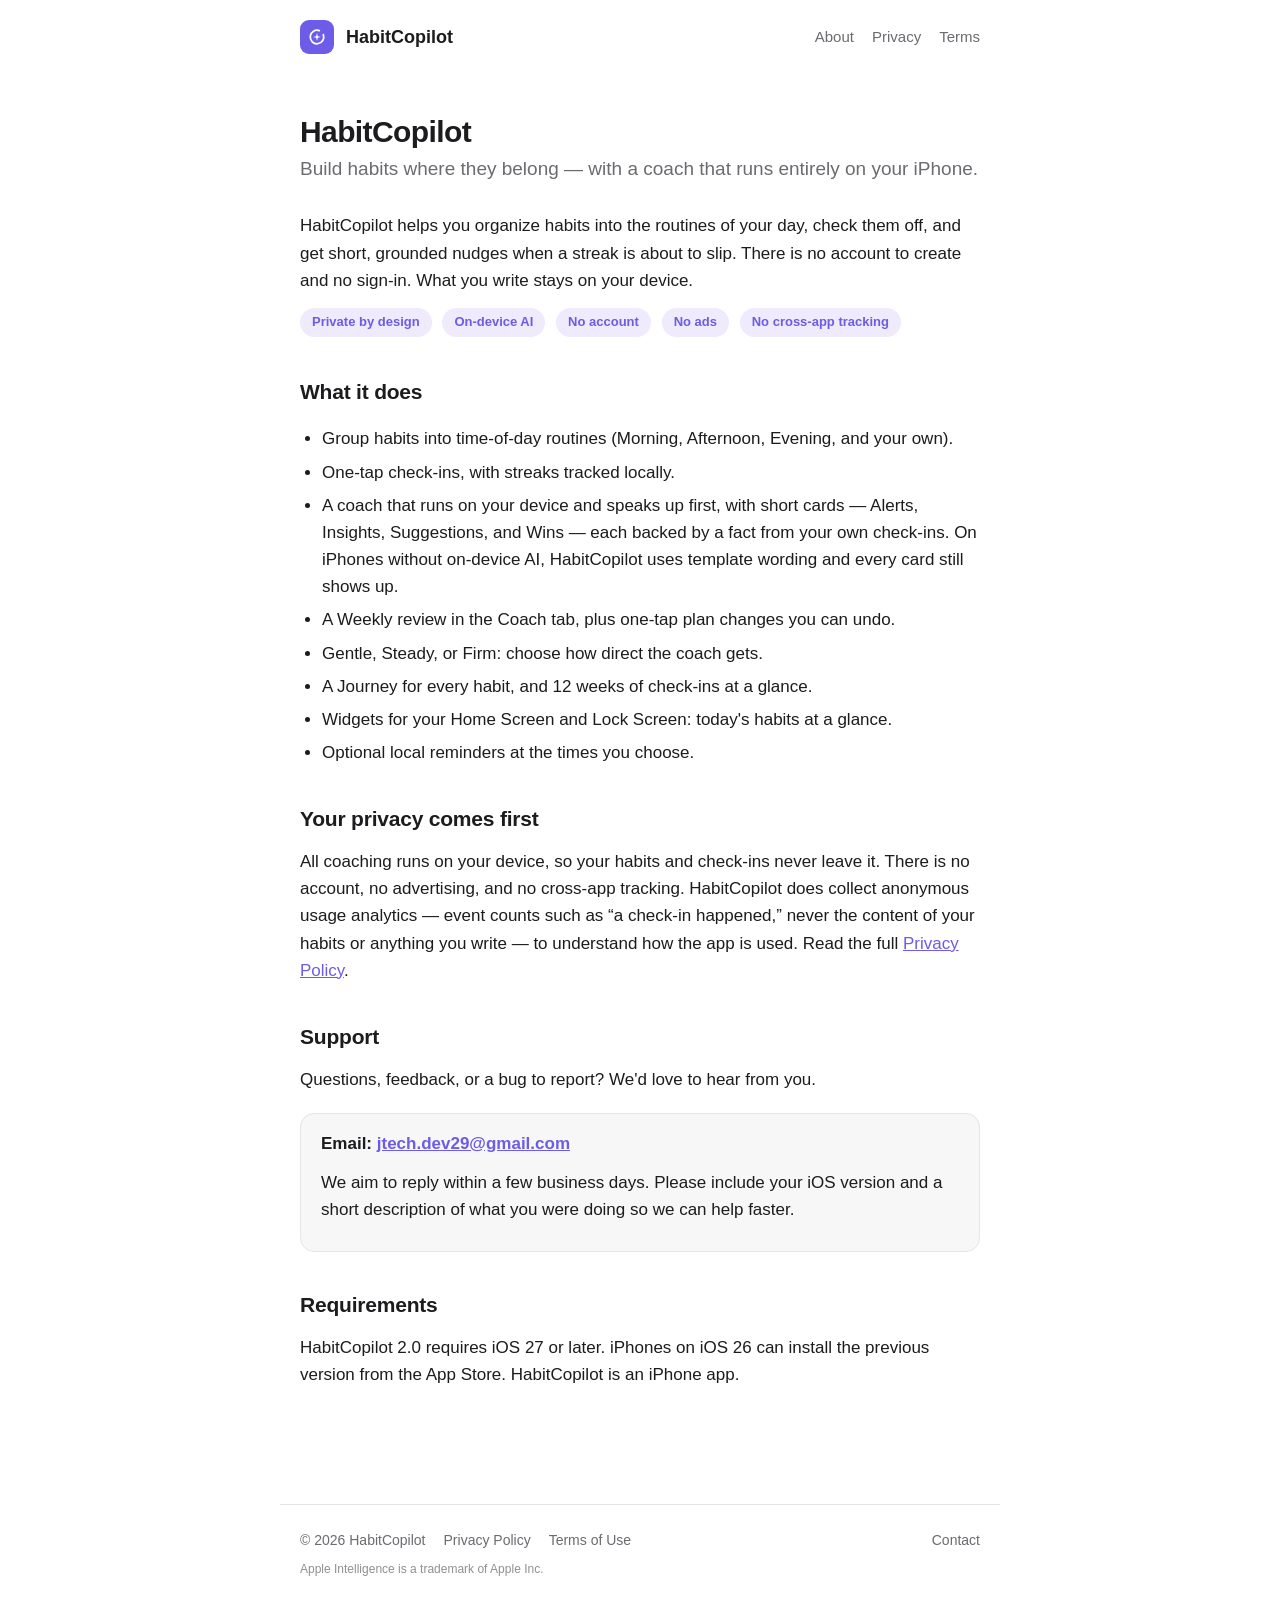
<file: index.html>
<!DOCTYPE html>
<html lang="en">
<head>
  <meta charset="utf-8">
  <meta name="viewport" content="width=device-width, initial-scale=1">
  <title>HabitCopilot — On-device AI habit coach</title>
  <meta name="description" content="HabitCopilot is a private, on-device AI habit coach for iPhone. What you write never leaves your device.">
  <link rel="stylesheet" href="style.css">
</head>
<body>
  <header class="site">
    <div class="mark" aria-hidden="true">
      <svg viewBox="0 0 300 300" width="22" height="22" xmlns="http://www.w3.org/2000/svg">
        <path d="M 236.4 118.5 A 92 92 0 1 1 181.5 63.6" fill="none" stroke="#fff" stroke-width="24" stroke-linecap="round"/>
        <path d="M150 96 L161.3 138.7 L204 150 L161.3 161.3 L150 204 L138.7 161.3 L96 150 L138.7 138.7 Z" fill="#fff"/>
      </svg>
    </div>
    <div class="name">HabitCopilot</div>
    <nav class="top">
      <a href="index.html">About</a>
      <a href="privacy.html">Privacy</a>
      <a href="terms.html">Terms</a>
    </nav>
  </header>

  <main class="wrap">
    <h1>HabitCopilot</h1>
    <p class="tagline">Build habits where they belong — with a coach that runs entirely on your iPhone.</p>

    <p>
      HabitCopilot helps you organize habits into the routines of your day, check them off,
      and get short, grounded nudges when a streak is about to slip.
      There is no account to create and no sign-in. What you write stays on your device.
    </p>

    <p>
      <span class="pill">Private by design</span>
      <span class="pill">On-device AI</span>
      <span class="pill">No account</span>
      <span class="pill">No ads</span>
      <span class="pill">No cross-app tracking</span>
    </p>

    <h2>What it does</h2>
    <ul>
      <li>Group habits into time-of-day routines (Morning, Afternoon, Evening, and your own).</li>
      <li>One-tap check-ins, with streaks tracked locally.</li>
      <li>A coach that runs on your device and speaks up first, with short cards &mdash; Alerts,
          Insights, Suggestions, and Wins &mdash; each backed by a fact from your own check-ins.
          On iPhones without on-device AI, HabitCopilot uses template wording and every card
          still shows up.</li>
      <li>A Weekly review in the Coach tab, plus one-tap plan changes you can undo.</li>
      <li>Gentle, Steady, or Firm: choose how direct the coach gets.</li>
      <li>A Journey for every habit, and 12 weeks of check-ins at a glance.</li>
      <li>Widgets for your Home Screen and Lock Screen: today's habits at a glance.</li>
      <li>Optional local reminders at the times you choose.</li>
    </ul>

    <h2>Your privacy comes first</h2>
    <p>
      All coaching runs on your device, so your habits and check-ins never leave it. There is no account, no advertising, and no cross-app
      tracking. HabitCopilot does collect anonymous usage analytics — event counts such as
      &ldquo;a check-in happened,&rdquo; never the content of your habits or anything you write — to
      understand how the app is used. Read the full
      <a href="privacy.html">Privacy Policy</a>.
    </p>

    <h2>Support</h2>
    <p>
      Questions, feedback, or a bug to report? We'd love to hear from you.
    </p>
    <div class="card">
      <p class="contact">Email: <a href="mailto:jtech.dev29@gmail.com">jtech.dev29@gmail.com</a></p>
      <p>We aim to reply within a few business days. Please include your iOS version and a short
         description of what you were doing so we can help faster.</p>
    </div>

    <h2>Requirements</h2>
    <p>HabitCopilot 2.0 requires iOS 27 or later. iPhones on iOS 26 can install the previous version
       from the App Store. HabitCopilot is an iPhone app.</p>
  </main>

  <footer class="site">
    <span>© 2026 HabitCopilot</span>
    <a href="privacy.html">Privacy Policy</a>
    <a href="terms.html">Terms of Use</a>
    <span class="spacer"></span>
    <a href="mailto:jtech.dev29@gmail.com">Contact</a>
    <span class="attribution">Apple Intelligence is a trademark of Apple Inc.</span>
  </footer>
</body>
</html>
</file>
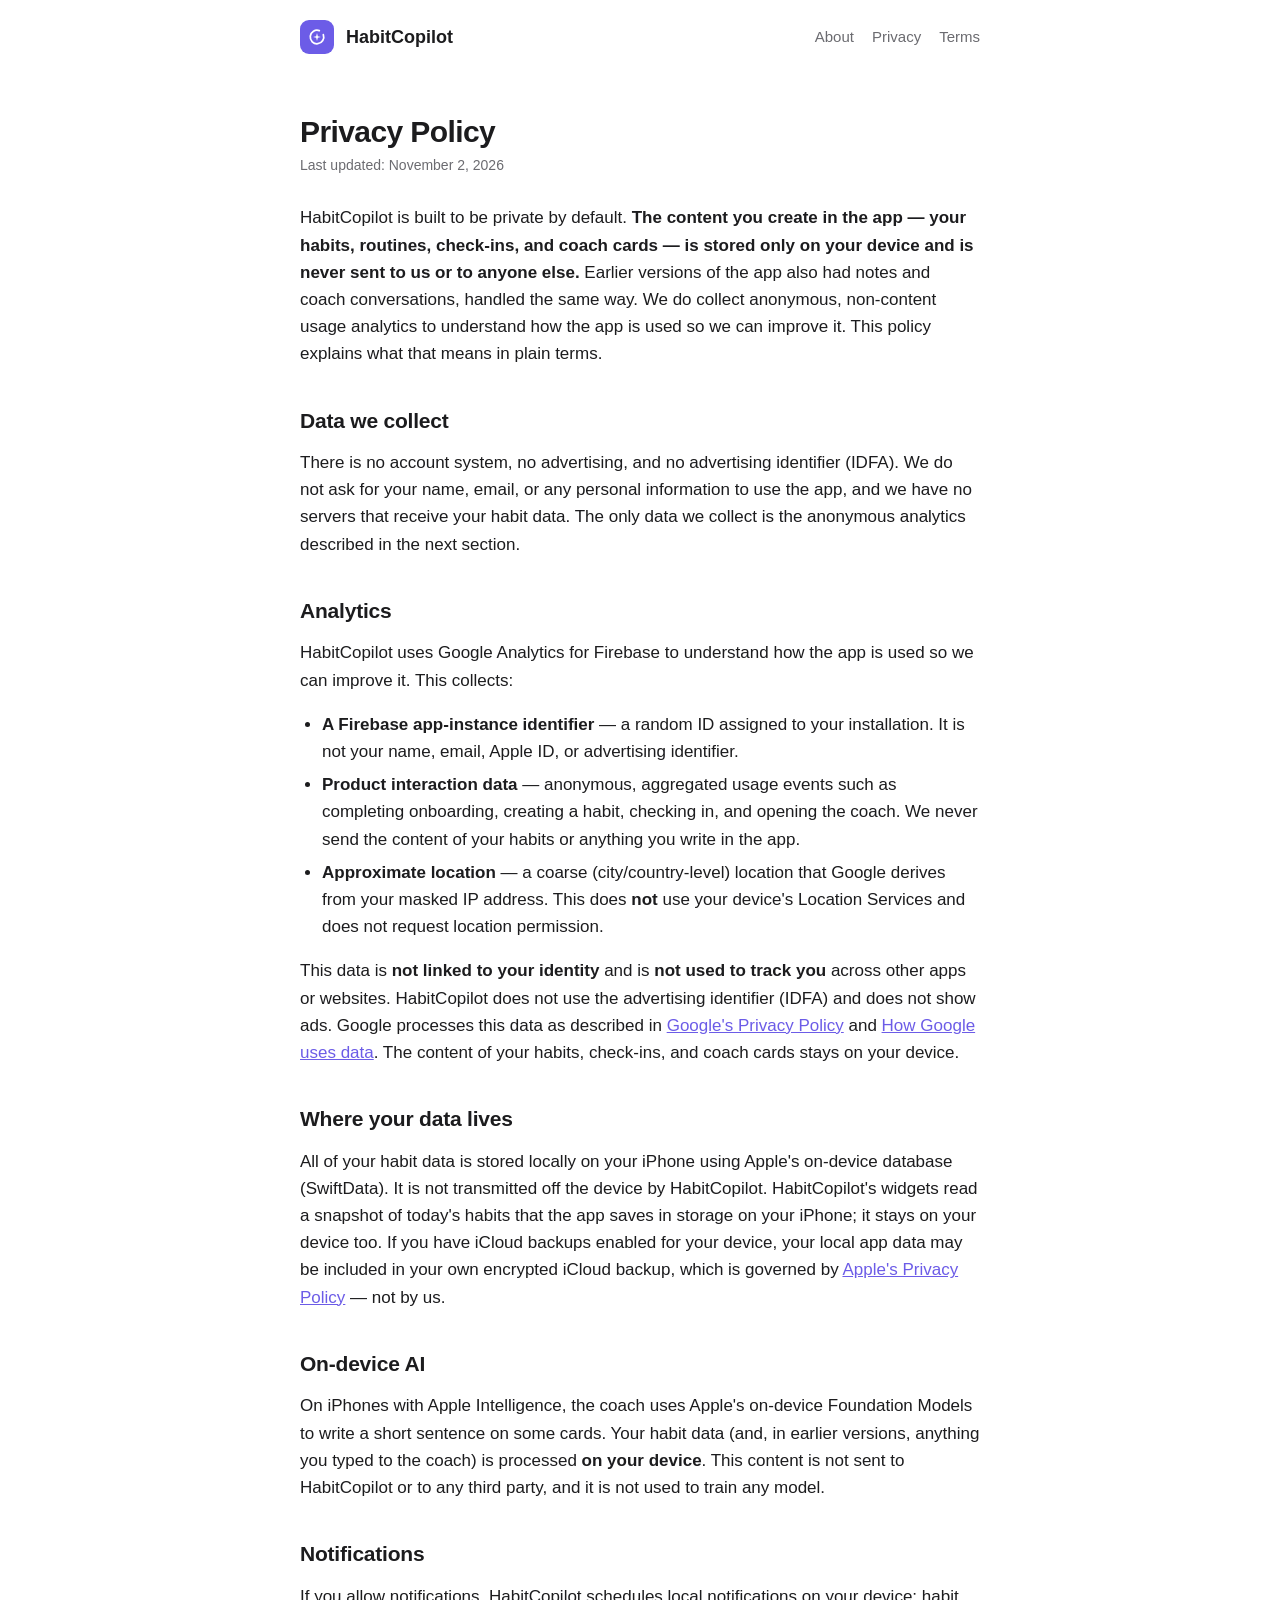
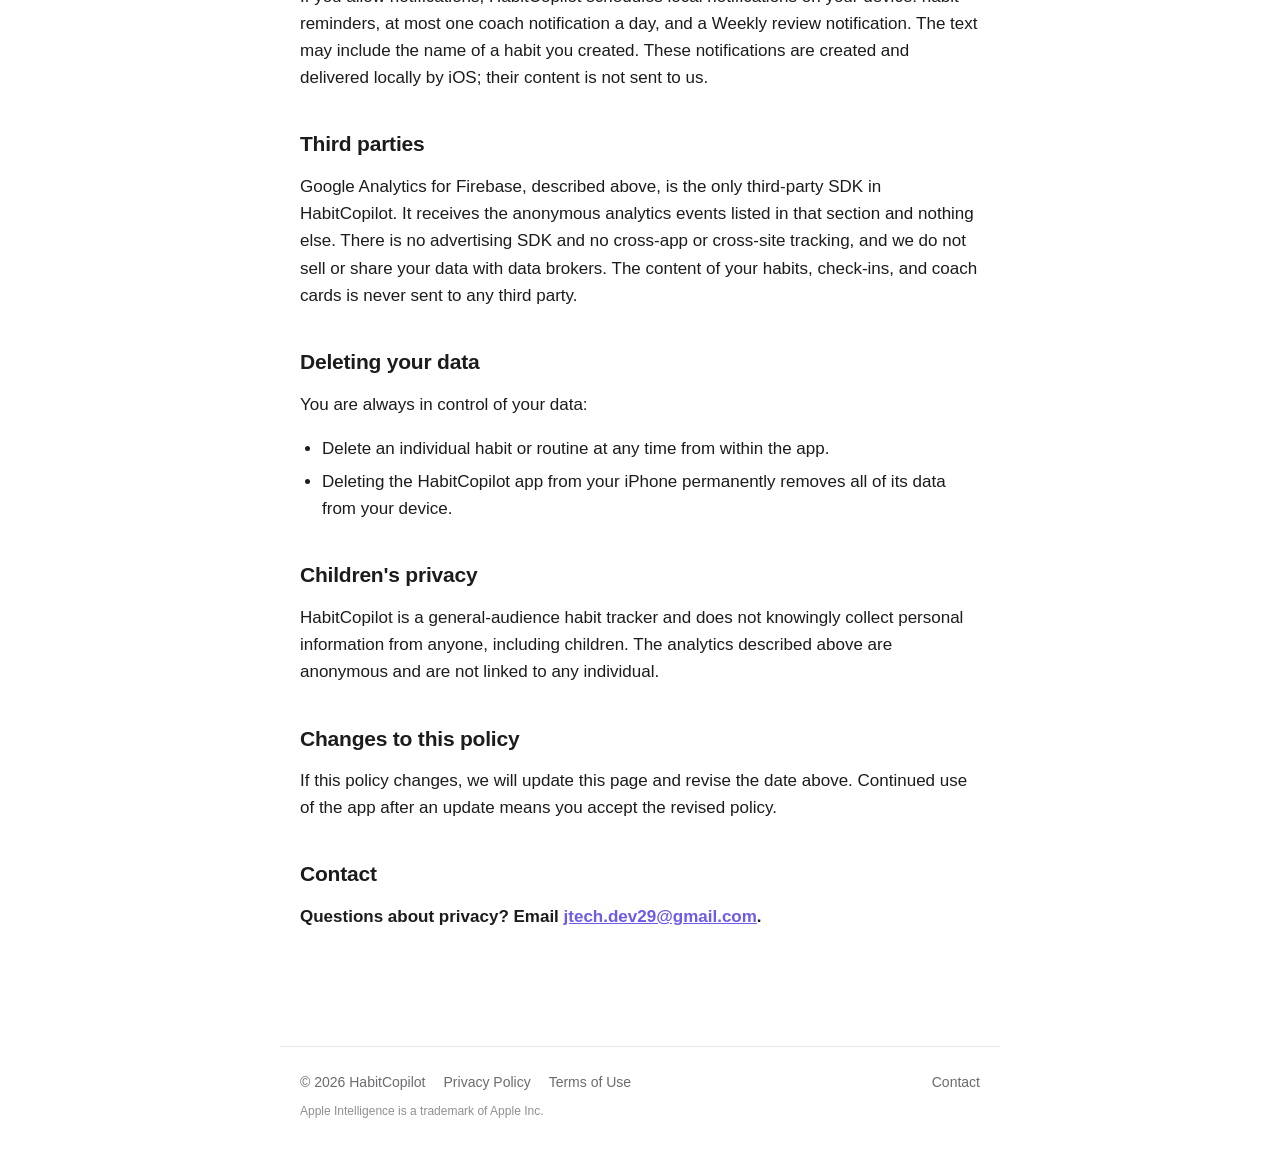
<file: privacy.html>
<!DOCTYPE html>
<html lang="en">
<head>
  <meta charset="utf-8">
  <meta name="viewport" content="width=device-width, initial-scale=1">
  <title>Privacy Policy — HabitCopilot</title>
  <meta name="description" content="What you write in HabitCopilot stays on your device. Anonymous usage analytics only — no ads, no cross-app tracking.">
  <link rel="stylesheet" href="style.css">
</head>
<body>
  <header class="site">
    <div class="mark" aria-hidden="true">
      <svg viewBox="0 0 300 300" width="22" height="22" xmlns="http://www.w3.org/2000/svg">
        <path d="M 236.4 118.5 A 92 92 0 1 1 181.5 63.6" fill="none" stroke="#fff" stroke-width="24" stroke-linecap="round"/>
        <path d="M150 96 L161.3 138.7 L204 150 L161.3 161.3 L150 204 L138.7 161.3 L96 150 L138.7 138.7 Z" fill="#fff"/>
      </svg>
    </div>
    <div class="name">HabitCopilot</div>
    <nav class="top">
      <a href="index.html">About</a>
      <a href="privacy.html">Privacy</a>
      <a href="terms.html">Terms</a>
    </nav>
  </header>

  <main class="wrap">
    <h1>Privacy Policy</h1>
    <p class="updated">Last updated: November 2, 2026</p>

    <p>
      HabitCopilot is built to be private by default. <strong>The content you create in the app —
      your habits, routines, check-ins, and coach cards — is stored only on your
      device and is never sent to us or to anyone else.</strong> Earlier versions of the app also
      had notes and coach conversations, handled the same way. We do collect anonymous,
      non-content usage analytics to understand how the app is used so we can improve it. This
      policy explains what that means in plain terms.
    </p>

    <h2>Data we collect</h2>
    <p>
      There is no account system, no advertising, and no advertising identifier (IDFA). We do not
      ask for your name, email, or any personal information to use the app, and we have no servers
      that receive your habit data. The only data we collect is the anonymous analytics described
      in the next section.
    </p>

    <h2>Analytics</h2>
    <p>
      HabitCopilot uses Google Analytics for Firebase to understand how the app is used so we can
      improve it. This collects:
    </p>
    <ul>
      <li><strong>A Firebase app-instance identifier</strong> — a random ID assigned to your
          installation. It is not your name, email, Apple ID, or advertising identifier.</li>
      <li><strong>Product interaction data</strong> — anonymous, aggregated usage events such as
          completing onboarding, creating a habit, checking in, and opening the coach. We never
          send the content of your habits or anything you write in the app.</li>
      <li><strong>Approximate location</strong> — a coarse (city/country-level) location that
          Google derives from your masked IP address. This does <strong>not</strong> use your
          device's Location Services and does not request location permission.</li>
    </ul>
    <p>
      This data is <strong>not linked to your identity</strong> and is <strong>not used to track
      you</strong> across other apps or websites. HabitCopilot does not use the advertising
      identifier (IDFA) and does not show ads. Google processes this data as described in
      <a href="https://policies.google.com/privacy">Google's Privacy Policy</a> and
      <a href="https://policies.google.com/technologies/partner-sites">How Google uses data</a>.
      The content of your habits, check-ins, and coach cards stays on your device.
    </p>

    <h2>Where your data lives</h2>
    <p>
      All of your habit data is stored locally on your iPhone using Apple's on-device database
      (SwiftData). It is not transmitted off the device by HabitCopilot. HabitCopilot's widgets read a snapshot of
      today's habits that the app saves in storage on your iPhone; it stays on your device too. If you have iCloud backups
      enabled for your device, your local app data may be included in your own encrypted iCloud
      backup, which is governed by
      <a href="https://www.apple.com/legal/privacy/">Apple's Privacy Policy</a> — not by us.
    </p>

    <h2>On-device AI</h2>
    <p>
      On iPhones with Apple Intelligence, the coach uses Apple's on-device Foundation Models
      to write a short sentence on some cards. Your habit data (and, in earlier versions, anything
      you typed to the coach) is processed <strong>on your device</strong>. This content is not sent to HabitCopilot or to any third party, and
      it is not used to train any model.
    </p>

    <h2>Notifications</h2>
    <p>
      If you allow notifications, HabitCopilot schedules local notifications on your device: habit
      reminders, at most one coach notification a day, and a Weekly review notification. The text may
      include the name of a habit you created. These notifications are created and
      delivered locally by iOS; their content is not sent to us.
    </p>

    <h2>Third parties</h2>
    <p>
      Google Analytics for Firebase, described above, is the only third-party SDK in HabitCopilot.
      It receives the anonymous analytics events listed in that section and nothing else. There is
      no advertising SDK and no cross-app or cross-site tracking, and we do not sell or share your
      data with data brokers. The content of your habits, check-ins, and coach cards is
      never sent to any third party.
    </p>

    <h2>Deleting your data</h2>
    <p>
      You are always in control of your data:
    </p>
    <ul>
      <li>Delete an individual habit or routine at any time from within the app.</li>
      <li>Deleting the HabitCopilot app from your iPhone permanently removes all of its data from
          your device.</li>
    </ul>

    <h2>Children's privacy</h2>
    <p>
      HabitCopilot is a general-audience habit tracker and does not knowingly collect personal
      information from anyone, including children. The analytics described above are anonymous and
      are not linked to any individual.
    </p>

    <h2>Changes to this policy</h2>
    <p>
      If this policy changes, we will update this page and revise the date above. Continued use of
      the app after an update means you accept the revised policy.
    </p>

    <h2>Contact</h2>
    <p class="contact">
      Questions about privacy? Email <a href="mailto:jtech.dev29@gmail.com">jtech.dev29@gmail.com</a>.
    </p>
  </main>

  <footer class="site">
    <span>© 2026 HabitCopilot</span>
    <a href="privacy.html">Privacy Policy</a>
    <a href="terms.html">Terms of Use</a>
    <span class="spacer"></span>
    <a href="mailto:jtech.dev29@gmail.com">Contact</a>
    <span class="attribution">Apple Intelligence is a trademark of Apple Inc.</span>
  </footer>
</body>
</html>
</file>
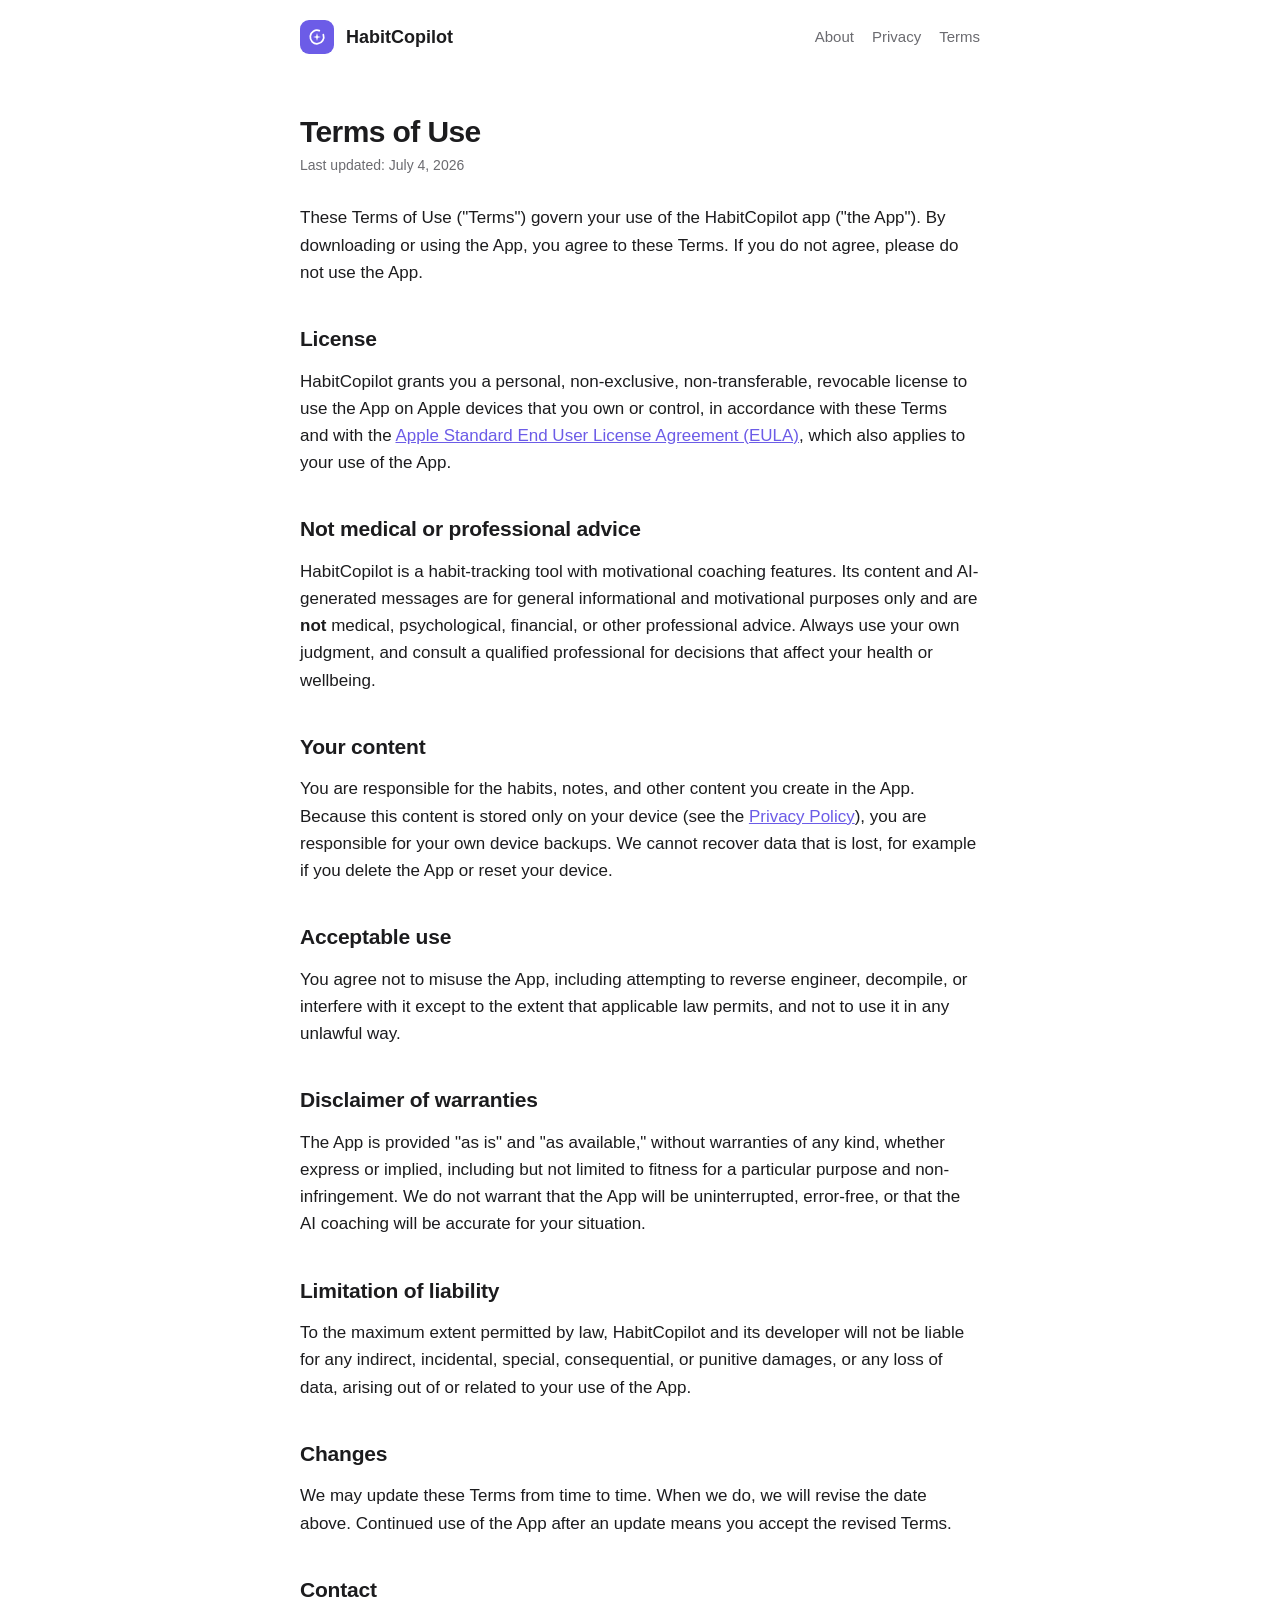
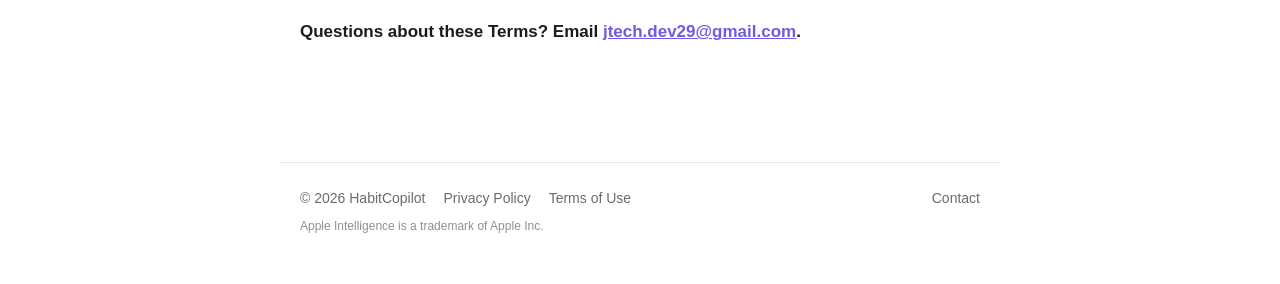
<file: terms.html>
<!DOCTYPE html>
<html lang="en">
<head>
  <meta charset="utf-8">
  <meta name="viewport" content="width=device-width, initial-scale=1">
  <title>Terms of Use — HabitCopilot</title>
  <meta name="description" content="Terms of Use for the HabitCopilot iPhone app.">
  <link rel="stylesheet" href="style.css">
</head>
<body>
  <header class="site">
    <div class="mark" aria-hidden="true">
      <svg viewBox="0 0 300 300" width="22" height="22" xmlns="http://www.w3.org/2000/svg">
        <path d="M 236.4 118.5 A 92 92 0 1 1 181.5 63.6" fill="none" stroke="#fff" stroke-width="24" stroke-linecap="round"/>
        <path d="M150 96 L161.3 138.7 L204 150 L161.3 161.3 L150 204 L138.7 161.3 L96 150 L138.7 138.7 Z" fill="#fff"/>
      </svg>
    </div>
    <div class="name">HabitCopilot</div>
    <nav class="top">
      <a href="index.html">About</a>
      <a href="privacy.html">Privacy</a>
      <a href="terms.html">Terms</a>
    </nav>
  </header>

  <main class="wrap">
    <h1>Terms of Use</h1>
    <p class="updated">Last updated: July 4, 2026</p>

    <p>
      These Terms of Use ("Terms") govern your use of the HabitCopilot app ("the App"). By
      downloading or using the App, you agree to these Terms. If you do not agree, please do not
      use the App.
    </p>

    <h2>License</h2>
    <p>
      HabitCopilot grants you a personal, non-exclusive, non-transferable, revocable license to use
      the App on Apple devices that you own or control, in accordance with these Terms and with the
      <a href="https://www.apple.com/legal/internet-services/itunes/dev/stdeula/">Apple Standard
      End User License Agreement (EULA)</a>, which also applies to your use of the App.
    </p>

    <h2>Not medical or professional advice</h2>
    <p>
      HabitCopilot is a habit-tracking tool with motivational coaching features. Its content and
      AI-generated messages are for general informational and motivational purposes only and are
      <strong>not</strong> medical, psychological, financial, or other professional advice. Always
      use your own judgment, and consult a qualified professional for decisions that affect your
      health or wellbeing.
    </p>

    <h2>Your content</h2>
    <p>
      You are responsible for the habits, notes, and other content you create in the App. Because
      this content is stored only on your device (see the
      <a href="privacy.html">Privacy Policy</a>), you are responsible for your own device backups.
      We cannot recover data that is lost, for example if you delete the App or reset your device.
    </p>

    <h2>Acceptable use</h2>
    <p>
      You agree not to misuse the App, including attempting to reverse engineer, decompile, or
      interfere with it except to the extent that applicable law permits, and not to use it in any
      unlawful way.
    </p>

    <h2>Disclaimer of warranties</h2>
    <p>
      The App is provided "as is" and "as available," without warranties of any kind, whether
      express or implied, including but not limited to fitness for a particular purpose and
      non-infringement. We do not warrant that the App will be uninterrupted, error-free, or that
      the AI coaching will be accurate for your situation.
    </p>

    <h2>Limitation of liability</h2>
    <p>
      To the maximum extent permitted by law, HabitCopilot and its developer will not be liable for
      any indirect, incidental, special, consequential, or punitive damages, or any loss of data,
      arising out of or related to your use of the App.
    </p>

    <h2>Changes</h2>
    <p>
      We may update these Terms from time to time. When we do, we will revise the date above.
      Continued use of the App after an update means you accept the revised Terms.
    </p>

    <h2>Contact</h2>
    <p class="contact">
      Questions about these Terms? Email
      <a href="mailto:jtech.dev29@gmail.com">jtech.dev29@gmail.com</a>.
    </p>
  </main>

  <footer class="site">
    <span>© 2026 HabitCopilot</span>
    <a href="privacy.html">Privacy Policy</a>
    <a href="terms.html">Terms of Use</a>
    <span class="spacer"></span>
    <a href="mailto:jtech.dev29@gmail.com">Contact</a>
    <span class="attribution">Apple Intelligence is a trademark of Apple Inc.</span>
  </footer>
</body>
</html>
</file>
<file: style.css>
:root {
  --bg: #ffffff;
  --surface: #f7f7f8;
  --text: #1c1c1e;
  --muted: #6b6b70;
  --border: #e5e5ea;
  --accent: #6c5ce7;
  --accent-weak: #efeafc;
}
@media (prefers-color-scheme: dark) {
  :root {
    --bg: #131316;
    --surface: #1d1d20;
    --text: #f2f2f5;
    --muted: #9a9aa2;
    --border: #2c2c31;
    --accent: #a99bff;
    --accent-weak: #241f38;
  }
}

* { box-sizing: border-box; }
html { -webkit-text-size-adjust: 100%; }
body {
  margin: 0;
  font-family: -apple-system, BlinkMacSystemFont, "Segoe UI", Roboto, Helvetica, Arial, sans-serif;
  color: var(--text);
  background: var(--bg);
  line-height: 1.6;
  font-size: 17px;
}

.wrap { max-width: 720px; margin: 0 auto; padding: 32px 20px 64px; }

header.site {
  display: flex; align-items: center; gap: 12px;
  padding: 20px; max-width: 720px; margin: 0 auto;
}
header.site .mark {
  width: 34px; height: 34px; border-radius: 9px;
  background: var(--accent); color: #fff;
  display: grid; place-items: center; font-weight: 700; font-size: 18px;
  flex: 0 0 auto;
}
header.site .name { font-weight: 700; font-size: 18px; }

nav.top { margin-left: auto; display: flex; gap: 18px; font-size: 15px; }
nav.top a { color: var(--muted); text-decoration: none; }
nav.top a:hover { color: var(--accent); }

h1 { font-size: 30px; line-height: 1.2; margin: 8px 0 4px; letter-spacing: -0.02em; }
h2 { font-size: 21px; margin: 36px 0 8px; letter-spacing: -0.01em; }
.tagline { color: var(--muted); font-size: 19px; margin: 0 0 28px; }
.updated { color: var(--muted); font-size: 14px; margin: 0 0 28px; }
p { margin: 12px 0; }
a { color: var(--accent); }
ul { padding-left: 22px; }
li { margin: 6px 0; }

.card {
  background: var(--surface);
  border: 1px solid var(--border);
  border-radius: 14px;
  padding: 4px 20px 16px;
  margin: 20px 0;
}

.pill {
  display: inline-block; background: var(--accent-weak); color: var(--accent);
  border-radius: 999px; padding: 4px 12px; font-size: 13px; font-weight: 600;
  margin: 2px 6px 2px 0;
}

.contact { font-weight: 600; }

footer.site {
  border-top: 1px solid var(--border);
  color: var(--muted); font-size: 14px;
  max-width: 720px; margin: 40px auto 0; padding: 24px 20px 48px;
  display: flex; flex-wrap: wrap; gap: 8px 18px; align-items: center;
}
footer.site a { color: var(--muted); text-decoration: none; }
footer.site a:hover { color: var(--accent); }
footer.site .spacer { margin-left: auto; }
footer.site .attribution { flex-basis: 100%; font-size: 12px; opacity: 0.75; }
</file>
